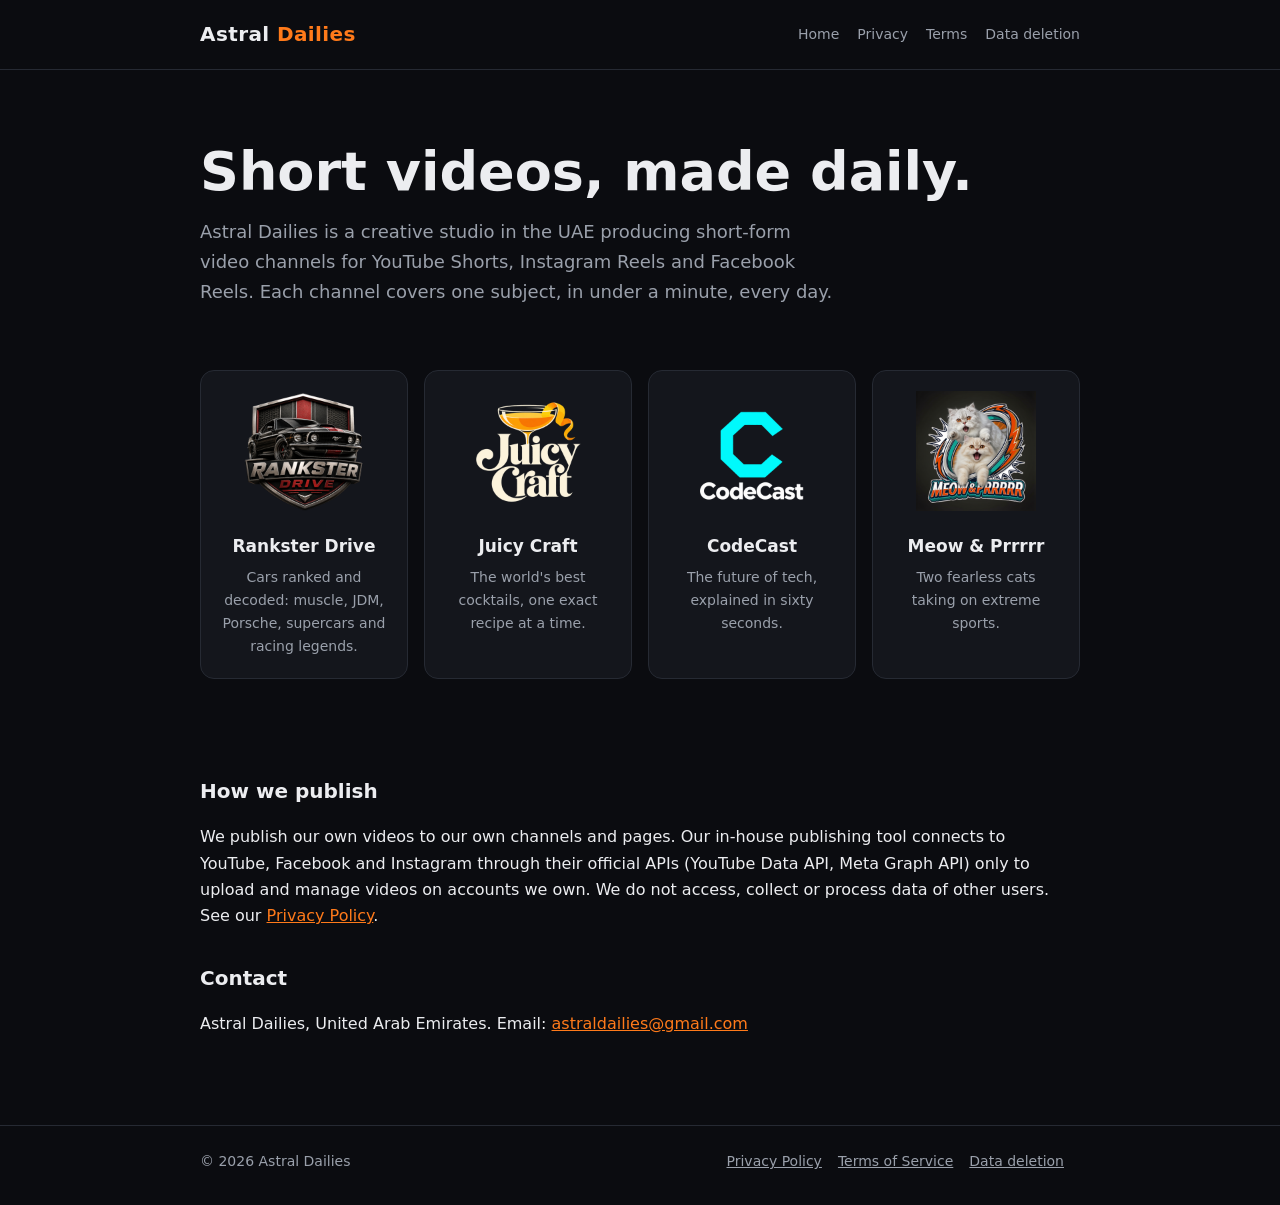
<file: index.html>
﻿<!doctype html>
<html lang="en">
<head>
<meta charset="utf-8">
<meta name="viewport" content="width=device-width, initial-scale=1">
<title>Astral Dailies: Short-form video studio</title>
<meta name="description" content="Astral Dailies is a UAE-based studio producing daily short-form video channels on cars, cocktails, technology and more.">
<link rel="stylesheet" href="style.css">
</head>
<body>
<header><div class="wrap">
  <a class="brand" href="index.html">Astral <span>Dailies</span></a>
  <nav><a href="index.html">Home</a><a href="privacy.html">Privacy</a><a href="terms.html">Terms</a><a href="data-deletion.html">Data deletion</a></nav>
</div></header>
<main class="wrap">
  <section class="hero">
    <h1>Short videos, made daily.</h1>
    <p>Astral Dailies is a creative studio in the UAE producing short-form video channels for YouTube Shorts, Instagram Reels and Facebook Reels. Each channel covers one subject, in under a minute, every day.</p>
  </section>
  <section class="grid" aria-label="Our channels">
    <div class="card"><img src="rankster-drive.png" alt="Rankster Drive logo"><h3>Rankster Drive</h3><p>Cars ranked and decoded: muscle, JDM, Porsche, supercars and racing legends.</p></div>
    <div class="card"><img src="juicy-craft.png" alt="Juicy Craft logo"><h3>Juicy Craft</h3><p>The world's best cocktails, one exact recipe at a time.</p></div>
    <div class="card"><img src="codecast.png" alt="CodeCast logo"><h3>CodeCast</h3><p>The future of tech, explained in sixty seconds.</p></div>
    <div class="card"><img src="meow-and-prrrrr.png" alt="Meow &amp; Prrrrr logo"><h3>Meow &amp; Prrrrr</h3><p>Two fearless cats taking on extreme sports.</p></div>
  </section>
  <section class="doc" style="padding-top:0">
    <h2>How we publish</h2>
    <p>We publish our own videos to our own channels and pages. Our in-house publishing tool connects to YouTube, Facebook and Instagram through their official APIs (YouTube Data API, Meta Graph API) only to upload and manage videos on accounts we own. We do not access, collect or process data of other users. See our <a href="privacy.html">Privacy Policy</a>.</p>
    <h2>Contact</h2>
    <p>Astral Dailies, United Arab Emirates. Email: <a href="mailto:astraldailies@gmail.com">astraldailies@gmail.com</a></p>
  </section>
</main>
<footer><div class="wrap">
  <span>© 2026 Astral Dailies</span>
  <span><a href="privacy.html">Privacy Policy</a><a href="terms.html">Terms of Service</a><a href="data-deletion.html">Data deletion</a></span>
</div></footer>
</body>
</html>
</file>
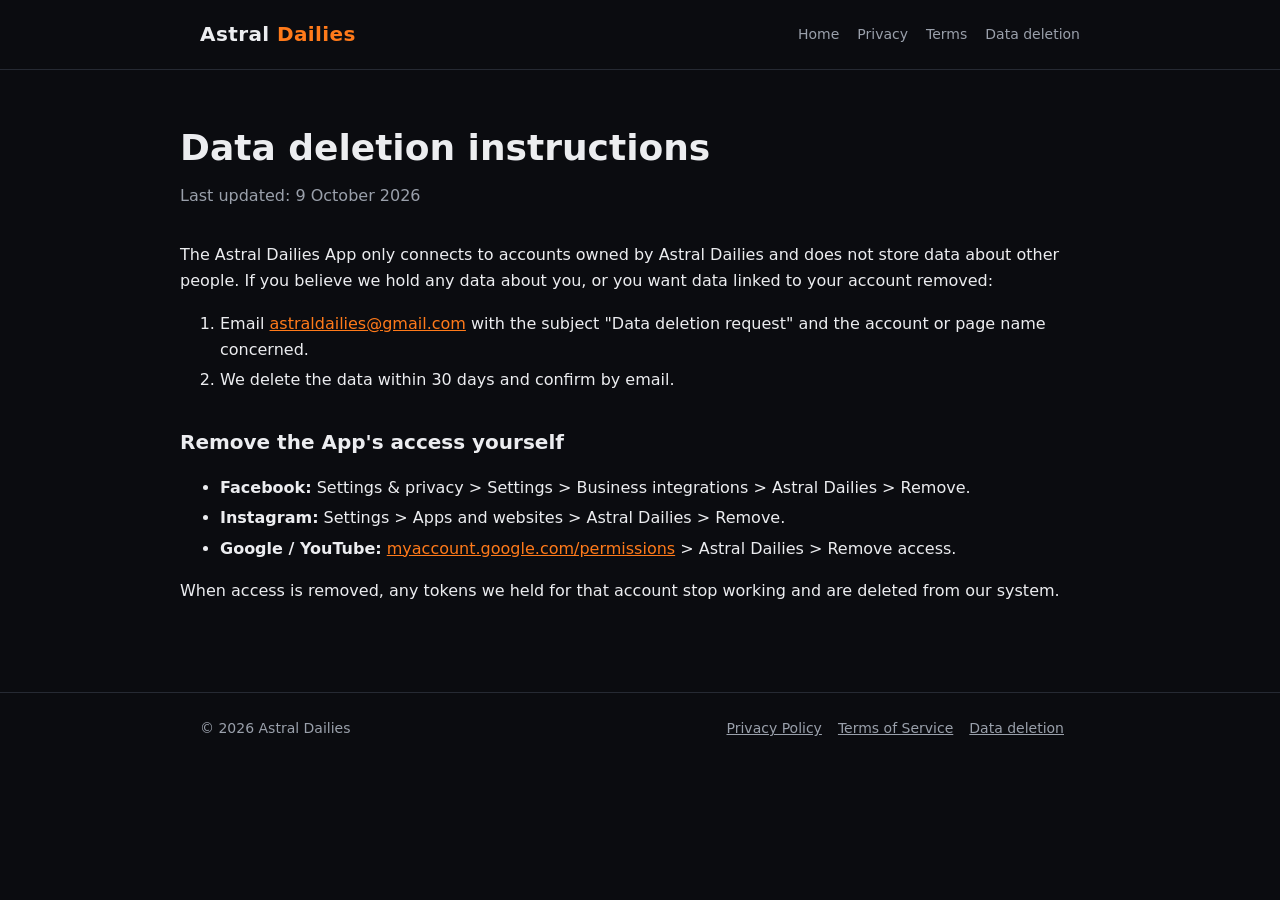
<file: data-deletion.html>
﻿<!doctype html>
<html lang="en">
<head>
<meta charset="utf-8">
<meta name="viewport" content="width=device-width, initial-scale=1">
<title>Data deletion: Astral Dailies</title>
<link rel="stylesheet" href="style.css">
</head>
<body>
<header><div class="wrap">
  <a class="brand" href="index.html">Astral <span>Dailies</span></a>
  <nav><a href="index.html">Home</a><a href="privacy.html">Privacy</a><a href="terms.html">Terms</a><a href="data-deletion.html">Data deletion</a></nav>
</div></header>
<main class="wrap doc">
  <h1>Data deletion instructions</h1>
  <p class="updated">Last updated: 9 October 2026</p>
  <p>The Astral Dailies App only connects to accounts owned by Astral Dailies and does not store data about other people. If you believe we hold any data about you, or you want data linked to your account removed:</p>
  <ol>
    <li>Email <a href="mailto:astraldailies@gmail.com">astraldailies@gmail.com</a> with the subject "Data deletion request" and the account or page name concerned.</li>
    <li>We delete the data within 30 days and confirm by email.</li>
  </ol>
  <h2>Remove the App's access yourself</h2>
  <ul>
    <li><b>Facebook:</b> Settings &amp; privacy &gt; Settings &gt; Business integrations &gt; Astral Dailies &gt; Remove.</li>
    <li><b>Instagram:</b> Settings &gt; Apps and websites &gt; Astral Dailies &gt; Remove.</li>
    <li><b>Google / YouTube:</b> <a href="https://myaccount.google.com/permissions" rel="noopener">myaccount.google.com/permissions</a> &gt; Astral Dailies &gt; Remove access.</li>
  </ul>
  <p>When access is removed, any tokens we held for that account stop working and are deleted from our system.</p>
</main>
<footer><div class="wrap">
  <span>© 2026 Astral Dailies</span>
  <span><a href="privacy.html">Privacy Policy</a><a href="terms.html">Terms of Service</a><a href="data-deletion.html">Data deletion</a></span>
</div></footer>
</body>
</html>
</file>
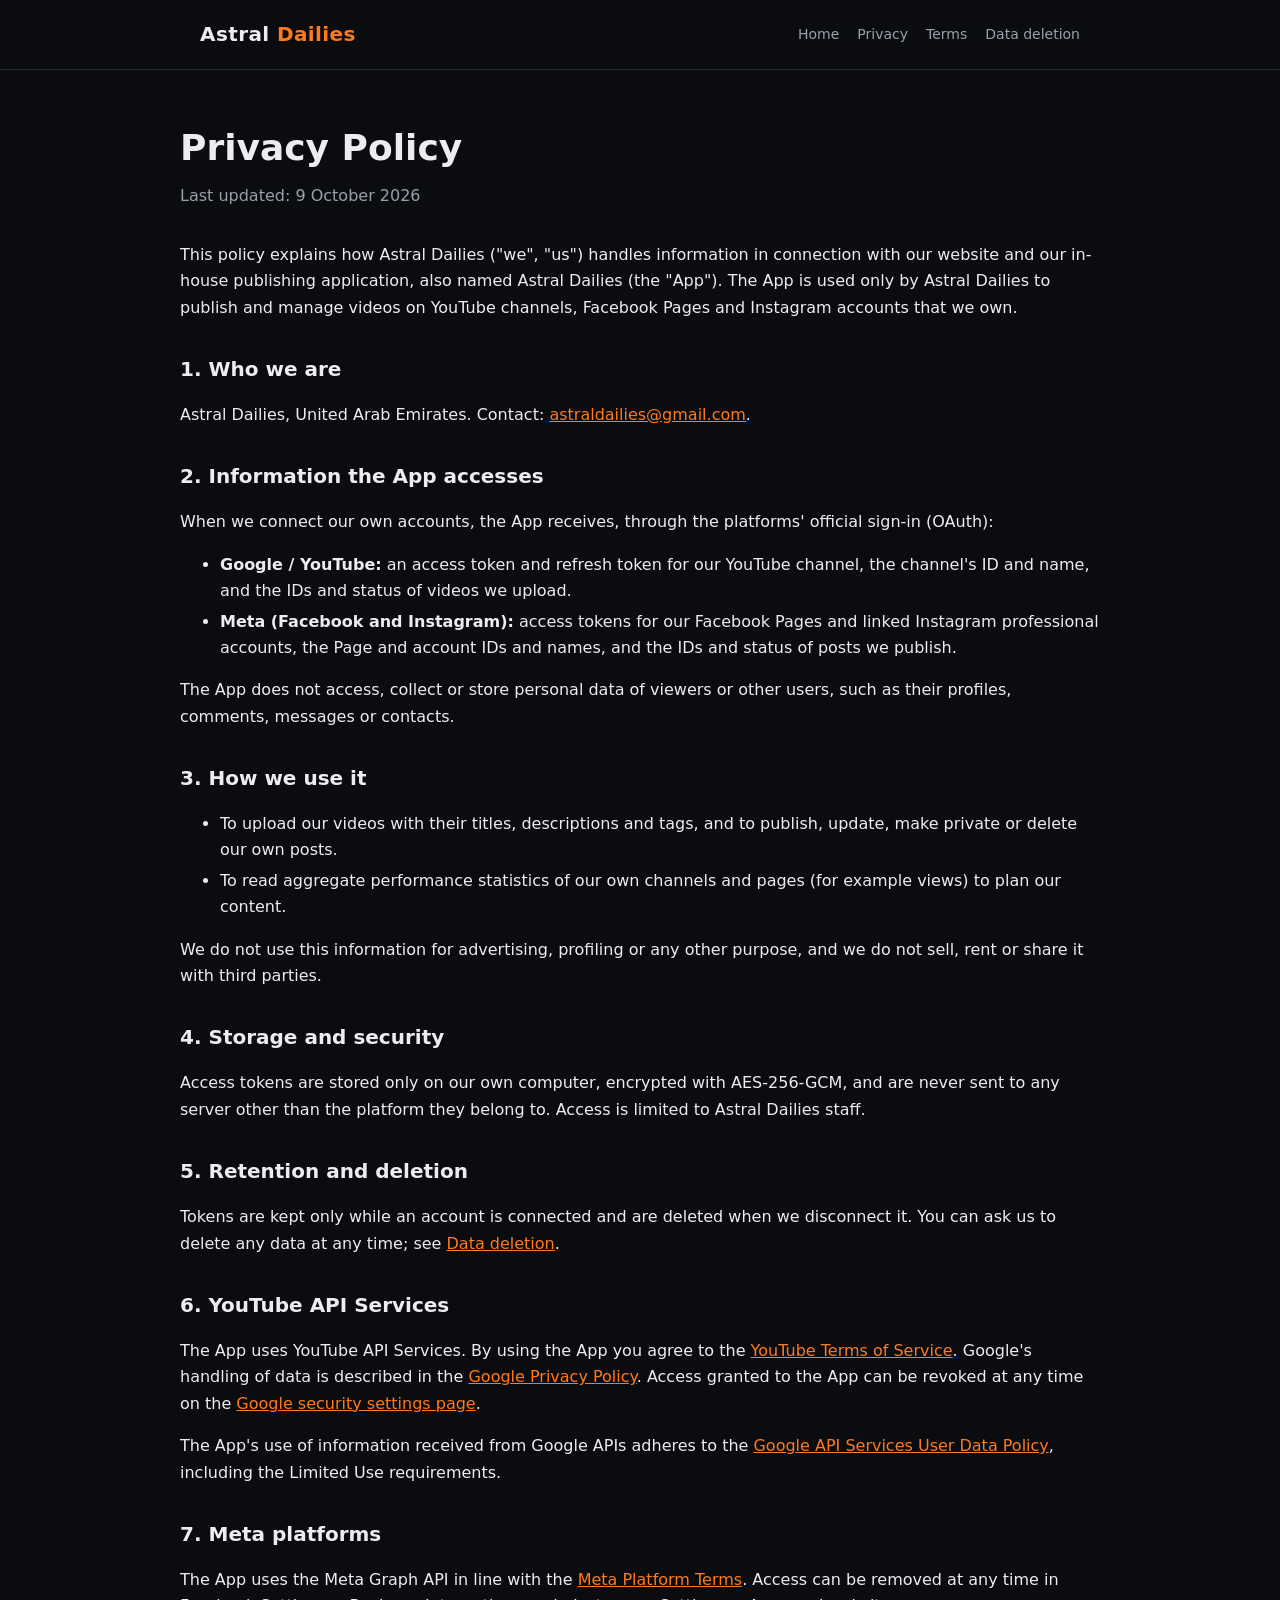
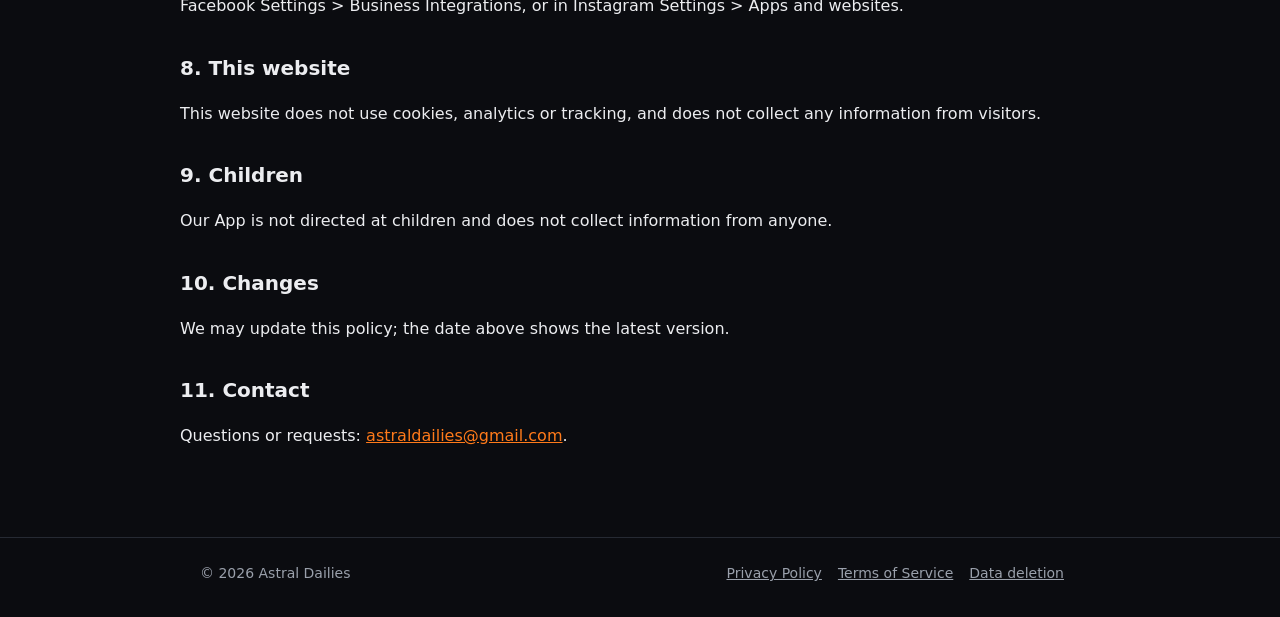
<file: privacy.html>
﻿<!doctype html>
<html lang="en">
<head>
<meta charset="utf-8">
<meta name="viewport" content="width=device-width, initial-scale=1">
<title>Privacy Policy: Astral Dailies</title>
<link rel="stylesheet" href="style.css">
</head>
<body>
<header><div class="wrap">
  <a class="brand" href="index.html">Astral <span>Dailies</span></a>
  <nav><a href="index.html">Home</a><a href="privacy.html">Privacy</a><a href="terms.html">Terms</a><a href="data-deletion.html">Data deletion</a></nav>
</div></header>
<main class="wrap doc">
  <h1>Privacy Policy</h1>
  <p class="updated">Last updated: 9 October 2026</p>

  <p>This policy explains how Astral Dailies ("we", "us") handles information in connection with our website and our in-house publishing application, also named Astral Dailies (the "App"). The App is used only by Astral Dailies to publish and manage videos on YouTube channels, Facebook Pages and Instagram accounts that we own.</p>

  <h2>1. Who we are</h2>
  <p>Astral Dailies, United Arab Emirates. Contact: <a href="mailto:astraldailies@gmail.com">astraldailies@gmail.com</a>.</p>

  <h2>2. Information the App accesses</h2>
  <p>When we connect our own accounts, the App receives, through the platforms' official sign-in (OAuth):</p>
  <ul>
    <li><b>Google / YouTube:</b> an access token and refresh token for our YouTube channel, the channel's ID and name, and the IDs and status of videos we upload.</li>
    <li><b>Meta (Facebook and Instagram):</b> access tokens for our Facebook Pages and linked Instagram professional accounts, the Page and account IDs and names, and the IDs and status of posts we publish.</li>
  </ul>
  <p>The App does not access, collect or store personal data of viewers or other users, such as their profiles, comments, messages or contacts.</p>

  <h2>3. How we use it</h2>
  <ul>
    <li>To upload our videos with their titles, descriptions and tags, and to publish, update, make private or delete our own posts.</li>
    <li>To read aggregate performance statistics of our own channels and pages (for example views) to plan our content.</li>
  </ul>
  <p>We do not use this information for advertising, profiling or any other purpose, and we do not sell, rent or share it with third parties.</p>

  <h2>4. Storage and security</h2>
  <p>Access tokens are stored only on our own computer, encrypted with AES-256-GCM, and are never sent to any server other than the platform they belong to. Access is limited to Astral Dailies staff.</p>

  <h2>5. Retention and deletion</h2>
  <p>Tokens are kept only while an account is connected and are deleted when we disconnect it. You can ask us to delete any data at any time; see <a href="data-deletion.html">Data deletion</a>.</p>

  <h2>6. YouTube API Services</h2>
  <p>The App uses YouTube API Services. By using the App you agree to the <a href="https://www.youtube.com/t/terms" rel="noopener">YouTube Terms of Service</a>. Google's handling of data is described in the <a href="https://policies.google.com/privacy" rel="noopener">Google Privacy Policy</a>. Access granted to the App can be revoked at any time on the <a href="https://myaccount.google.com/permissions" rel="noopener">Google security settings page</a>.</p>
  <p>The App's use of information received from Google APIs adheres to the <a href="https://developers.google.com/terms/api-services-user-data-policy" rel="noopener">Google API Services User Data Policy</a>, including the Limited Use requirements.</p>

  <h2>7. Meta platforms</h2>
  <p>The App uses the Meta Graph API in line with the <a href="https://developers.facebook.com/terms/" rel="noopener">Meta Platform Terms</a>. Access can be removed at any time in Facebook Settings &gt; Business Integrations, or in Instagram Settings &gt; Apps and websites.</p>

  <h2>8. This website</h2>
  <p>This website does not use cookies, analytics or tracking, and does not collect any information from visitors.</p>

  <h2>9. Children</h2>
  <p>Our App is not directed at children and does not collect information from anyone.</p>

  <h2>10. Changes</h2>
  <p>We may update this policy; the date above shows the latest version.</p>

  <h2>11. Contact</h2>
  <p>Questions or requests: <a href="mailto:astraldailies@gmail.com">astraldailies@gmail.com</a>.</p>
</main>
<footer><div class="wrap">
  <span>© 2026 Astral Dailies</span>
  <span><a href="privacy.html">Privacy Policy</a><a href="terms.html">Terms of Service</a><a href="data-deletion.html">Data deletion</a></span>
</div></footer>
</body>
</html>
</file>
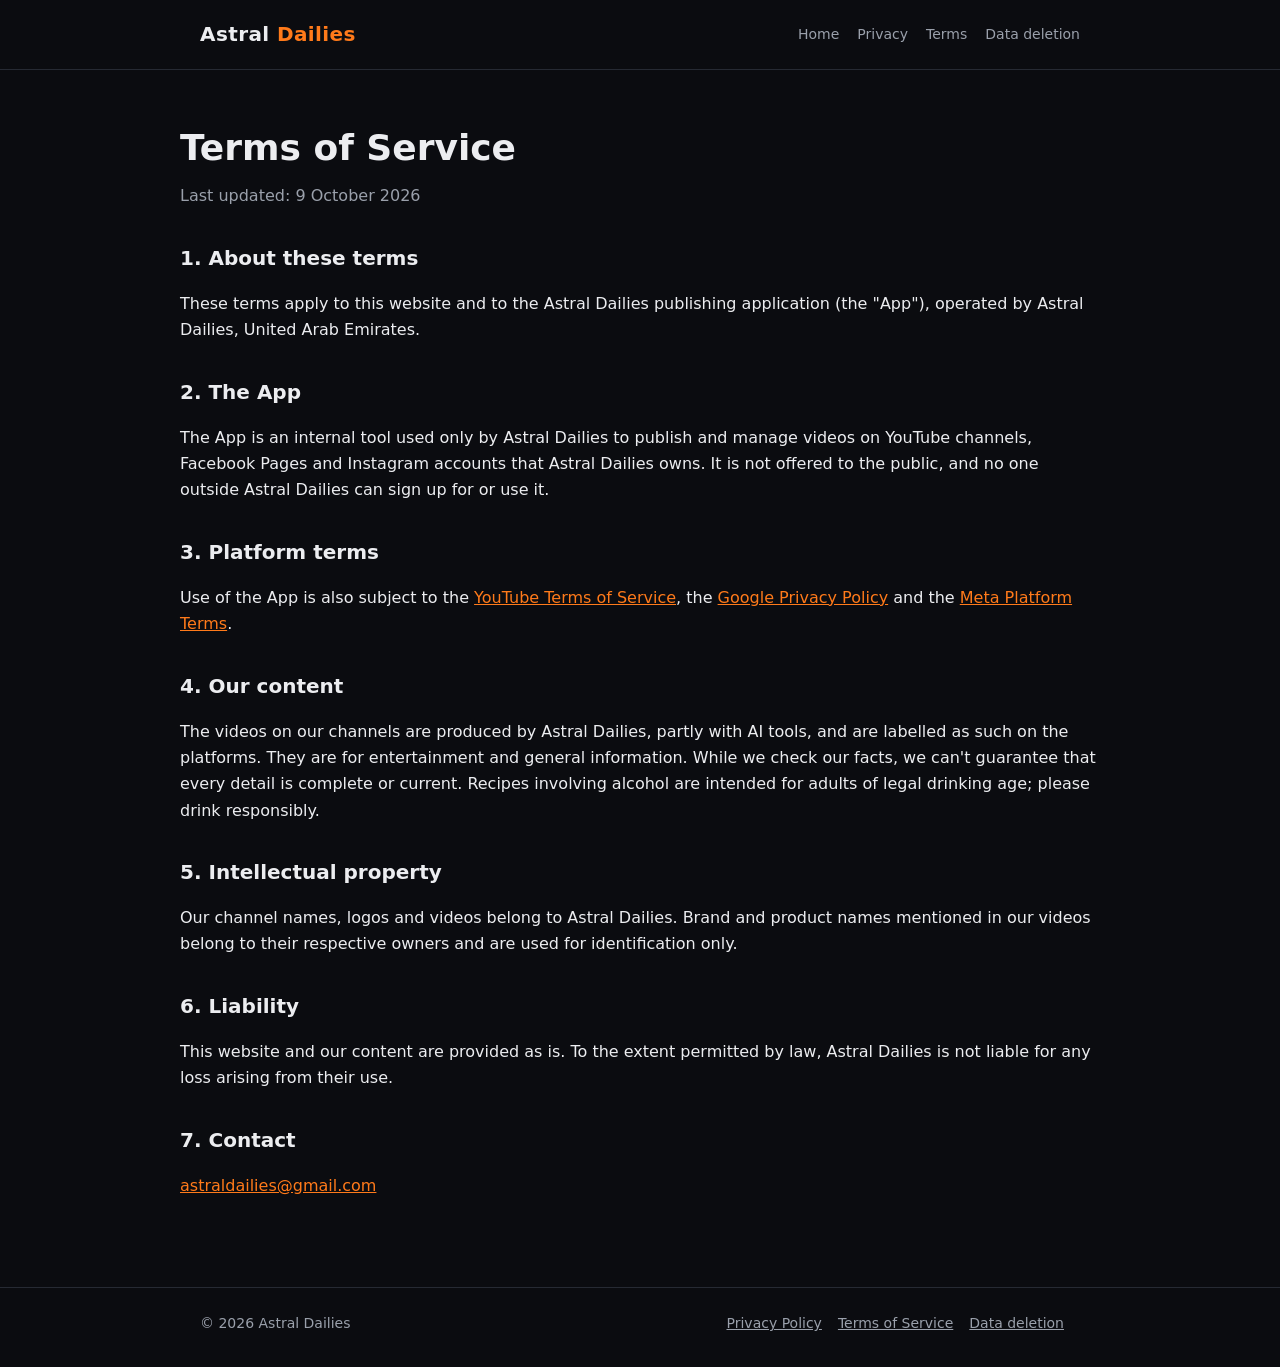
<file: terms.html>
﻿<!doctype html>
<html lang="en">
<head>
<meta charset="utf-8">
<meta name="viewport" content="width=device-width, initial-scale=1">
<title>Terms of Service: Astral Dailies</title>
<link rel="stylesheet" href="style.css">
</head>
<body>
<header><div class="wrap">
  <a class="brand" href="index.html">Astral <span>Dailies</span></a>
  <nav><a href="index.html">Home</a><a href="privacy.html">Privacy</a><a href="terms.html">Terms</a><a href="data-deletion.html">Data deletion</a></nav>
</div></header>
<main class="wrap doc">
  <h1>Terms of Service</h1>
  <p class="updated">Last updated: 9 October 2026</p>

  <h2>1. About these terms</h2>
  <p>These terms apply to this website and to the Astral Dailies publishing application (the "App"), operated by Astral Dailies, United Arab Emirates.</p>

  <h2>2. The App</h2>
  <p>The App is an internal tool used only by Astral Dailies to publish and manage videos on YouTube channels, Facebook Pages and Instagram accounts that Astral Dailies owns. It is not offered to the public, and no one outside Astral Dailies can sign up for or use it.</p>

  <h2>3. Platform terms</h2>
  <p>Use of the App is also subject to the <a href="https://www.youtube.com/t/terms" rel="noopener">YouTube Terms of Service</a>, the <a href="https://policies.google.com/privacy" rel="noopener">Google Privacy Policy</a> and the <a href="https://developers.facebook.com/terms/" rel="noopener">Meta Platform Terms</a>.</p>

  <h2>4. Our content</h2>
  <p>The videos on our channels are produced by Astral Dailies, partly with AI tools, and are labelled as such on the platforms. They are for entertainment and general information. While we check our facts, we can't guarantee that every detail is complete or current. Recipes involving alcohol are intended for adults of legal drinking age; please drink responsibly.</p>

  <h2>5. Intellectual property</h2>
  <p>Our channel names, logos and videos belong to Astral Dailies. Brand and product names mentioned in our videos belong to their respective owners and are used for identification only.</p>

  <h2>6. Liability</h2>
  <p>This website and our content are provided as is. To the extent permitted by law, Astral Dailies is not liable for any loss arising from their use.</p>

  <h2>7. Contact</h2>
  <p><a href="mailto:astraldailies@gmail.com">astraldailies@gmail.com</a></p>
</main>
<footer><div class="wrap">
  <span>© 2026 Astral Dailies</span>
  <span><a href="privacy.html">Privacy Policy</a><a href="terms.html">Terms of Service</a><a href="data-deletion.html">Data deletion</a></span>
</div></footer>
</body>
</html>
</file>
<file: style.css>
:root { --bg: #0b0c10; --surface: #14161c; --line: #262a33; --text: #ecedf0; --muted: #9aa0ab; --accent: #ff7a1a; }
* { box-sizing: border-box; }
html, body { margin: 0; background: var(--bg); color: var(--text); font: 16px/1.65 "Inter", system-ui, -apple-system, "Segoe UI", Roboto, sans-serif; }
a { color: var(--accent); }
.wrap { max-width: 920px; margin: 0 auto; padding: 0 20px; }
header { border-bottom: 1px solid var(--line); }
header .wrap { display: flex; align-items: center; justify-content: space-between; gap: 16px; padding-top: 18px; padding-bottom: 18px; }
.brand { font-weight: 800; letter-spacing: .02em; font-size: 20px; color: var(--text); text-decoration: none; }
.brand span { color: var(--accent); }
nav a { color: var(--muted); text-decoration: none; margin-left: 18px; font-size: 14px; }
nav a:hover { color: var(--text); }
.hero { padding: 72px 0 40px; }
.hero h1 { font-size: clamp(32px, 6vw, 54px); line-height: 1.1; margin: 0 0 16px; }
.hero p { color: var(--muted); font-size: 18px; max-width: 640px; margin: 0; }
.grid { display: grid; grid-template-columns: repeat(auto-fill, minmax(200px, 1fr)); gap: 16px; padding: 24px 0 64px; }
.card { background: var(--surface); border: 1px solid var(--line); border-radius: 14px; padding: 20px; text-align: center; }
.card img { width: 120px; height: 120px; object-fit: contain; }
.card h3 { margin: 12px 0 6px; font-size: 17px; }
.card p { color: var(--muted); font-size: 14px; margin: 0; }
.doc { padding: 48px 0 72px; }
.doc h1 { font-size: 36px; margin: 0 0 6px; }
.doc .updated { color: var(--muted); margin: 0 0 32px; }
.doc h2 { font-size: 20px; margin: 32px 0 8px; }
.doc li { margin: 4px 0; }
footer { border-top: 1px solid var(--line); color: var(--muted); font-size: 14px; }
footer .wrap { display: flex; flex-wrap: wrap; justify-content: space-between; gap: 12px; padding-top: 24px; padding-bottom: 32px; }
footer a { color: var(--muted); margin-right: 16px; }
@media (max-width: 560px) { nav a { margin-left: 12px; } header .wrap { flex-direction: column; align-items: flex-start; } }
</file>
